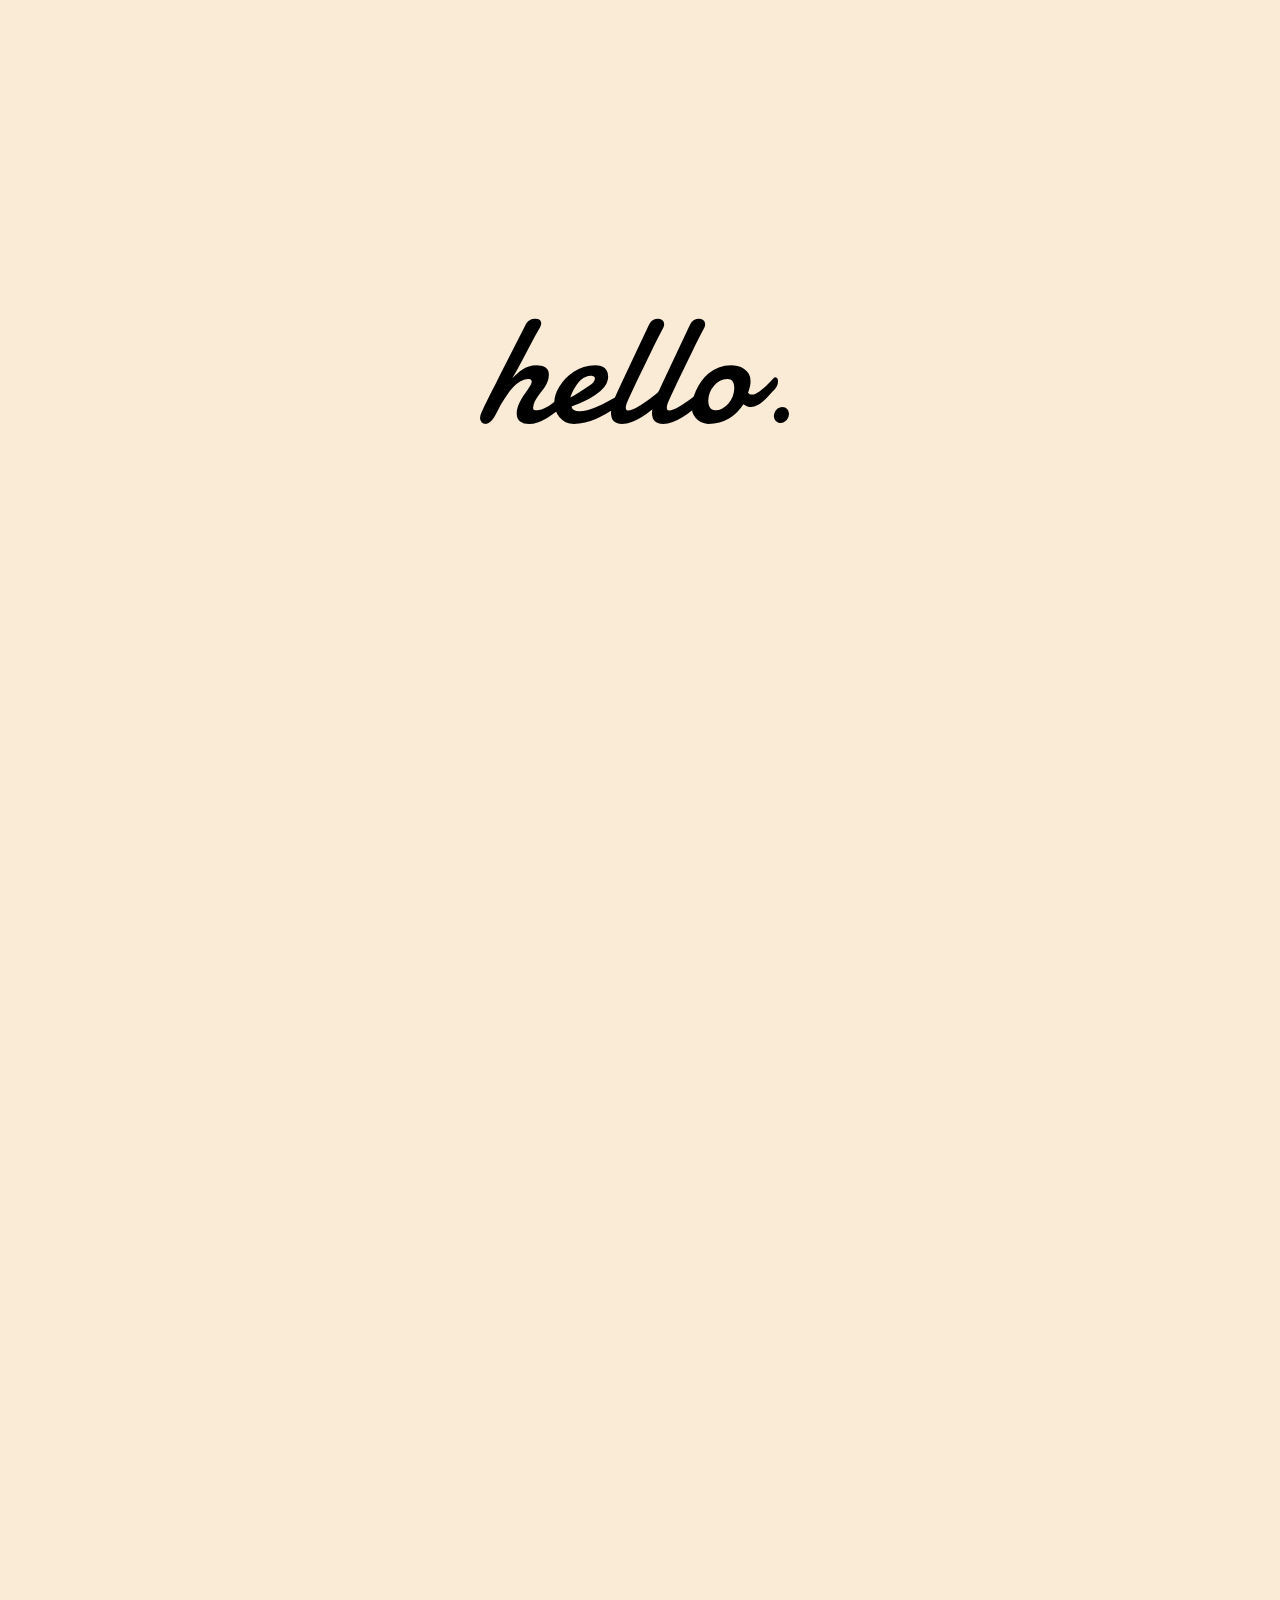
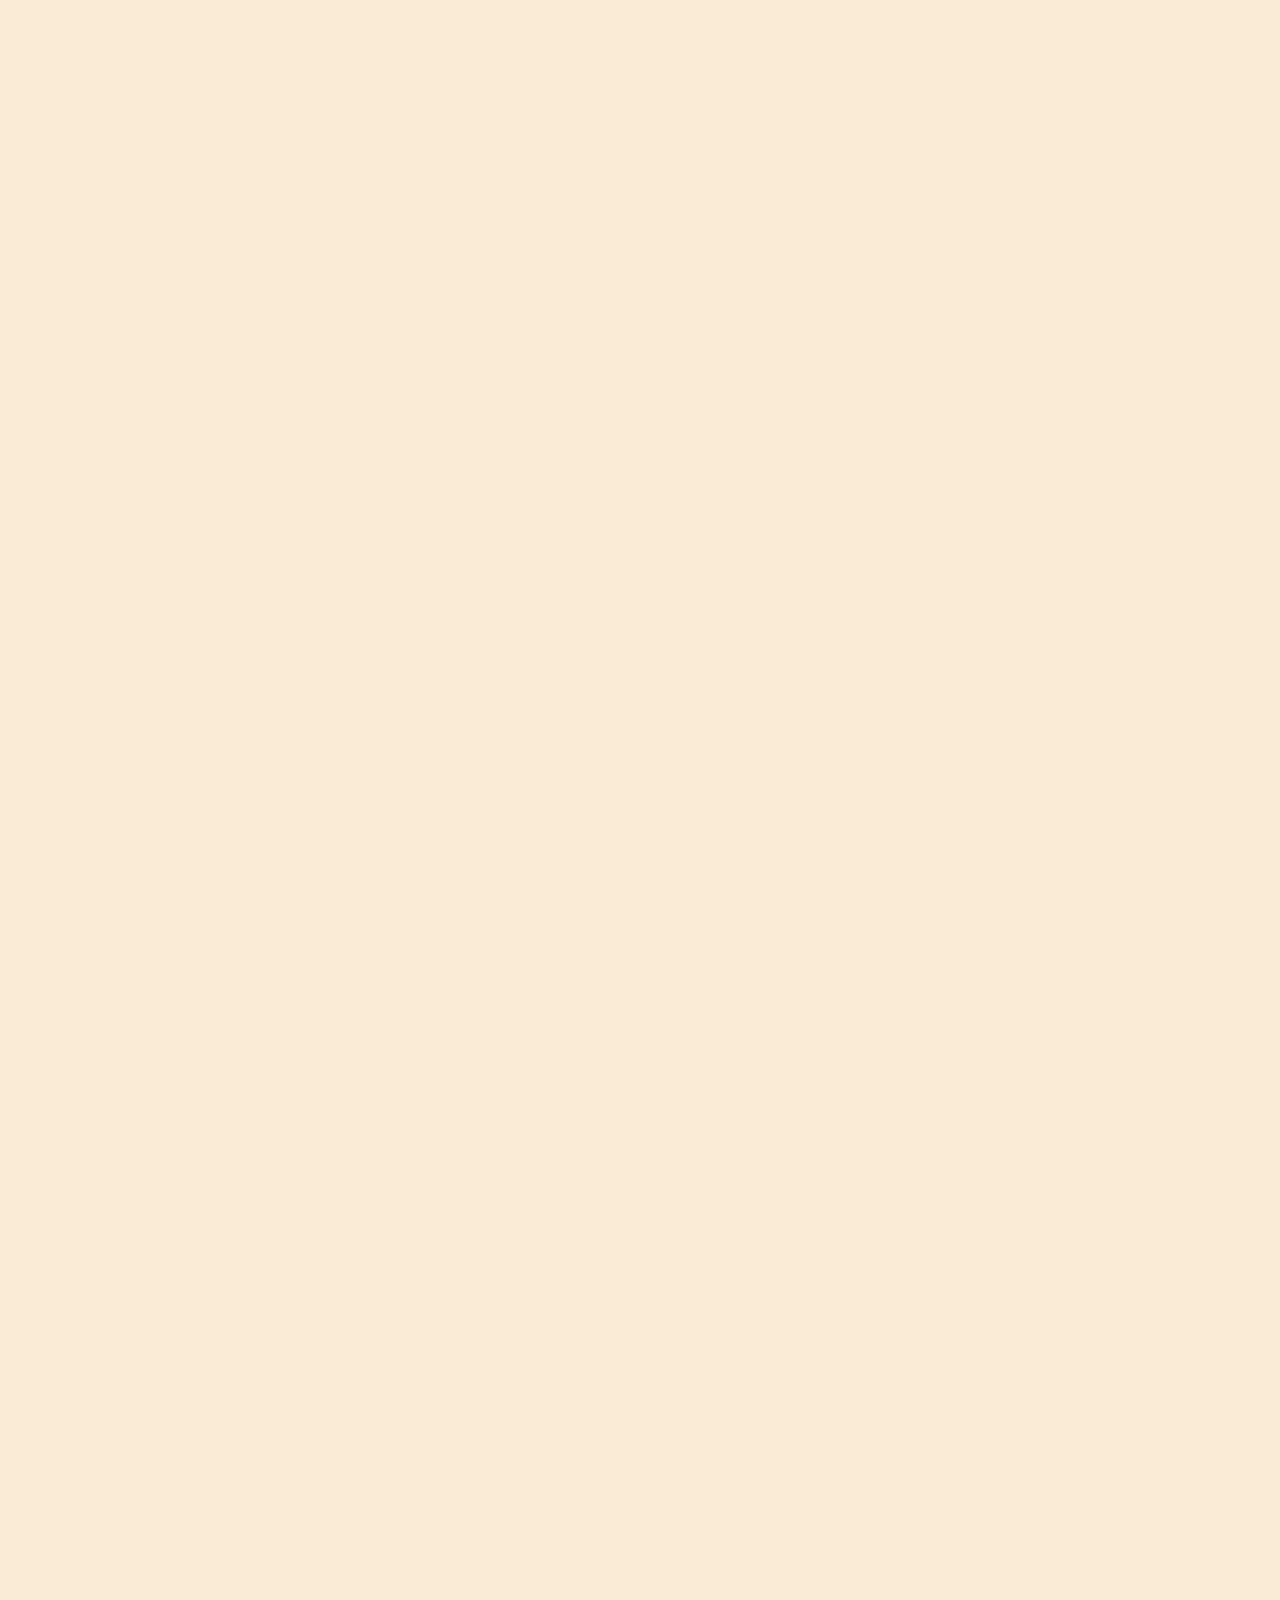
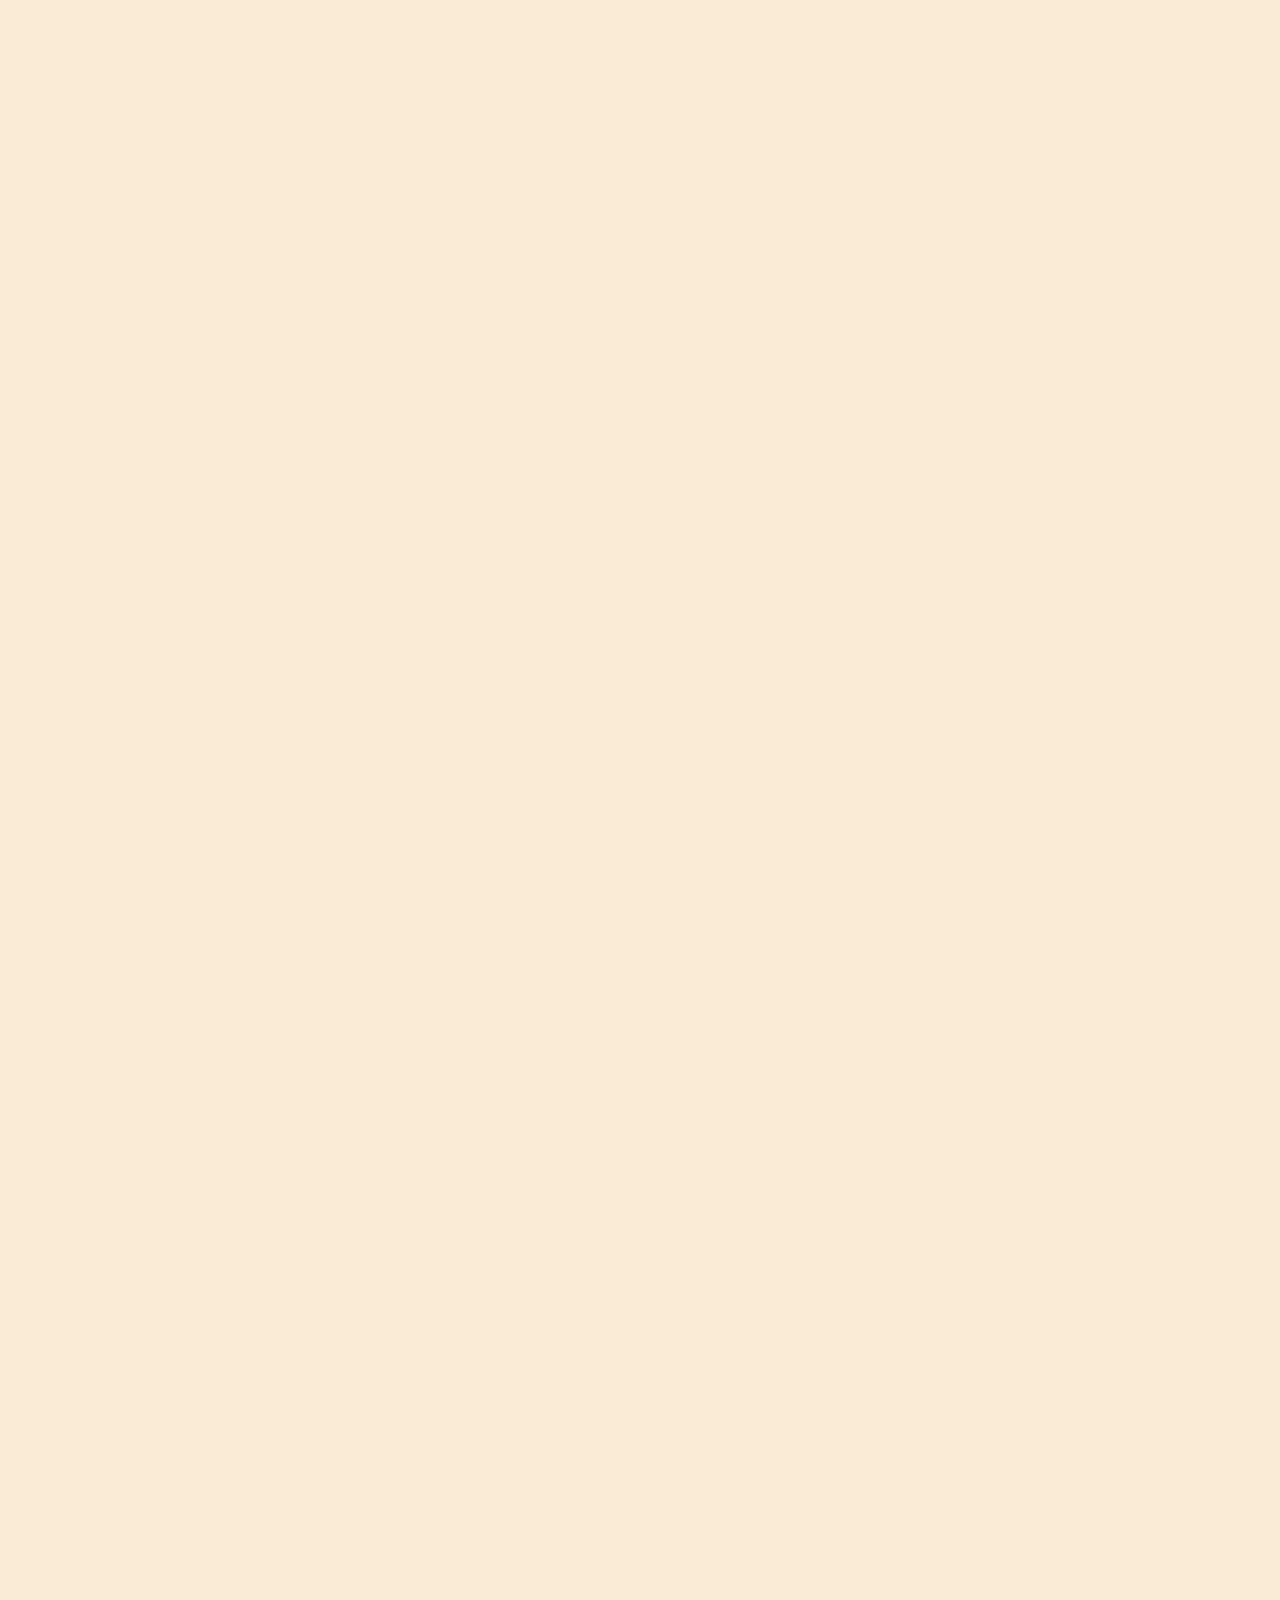
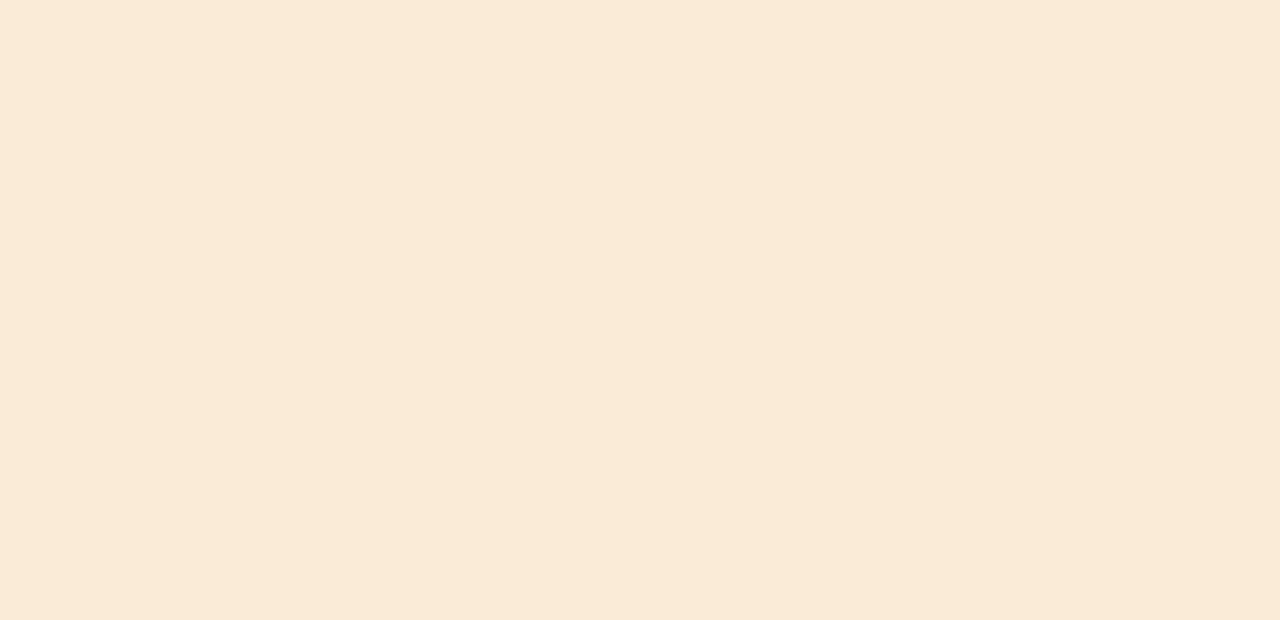
<file: index.html>
<!doctype html><html lang="en"><head><meta charset="utf-8"/><link rel="icon" href="/favicon.ico"/><meta name="viewport" content="width=device-width,initial-scale=1"/><meta name="theme-color" content="#000000"/><meta name="description" content="Madeline is a front-end web developer and designer"/><link rel="apple-touch-icon" href="/logo192.png"/><link rel="manifest" href="/manifest.json"/><title>Madeline</title><link href="/static/css/main.6415e54b.chunk.css" rel="stylesheet"></head><body><noscript>You need to enable JavaScript to run this app.</noscript><div id="root"></div><script>!function(e){function t(t){for(var n,i,a=t[0],c=t[1],l=t[2],s=0,p=[];s<a.length;s++)i=a[s],Object.prototype.hasOwnProperty.call(o,i)&&o[i]&&p.push(o[i][0]),o[i]=0;for(n in c)Object.prototype.hasOwnProperty.call(c,n)&&(e[n]=c[n]);for(f&&f(t);p.length;)p.shift()();return u.push.apply(u,l||[]),r()}function r(){for(var e,t=0;t<u.length;t++){for(var r=u[t],n=!0,a=1;a<r.length;a++){var c=r[a];0!==o[c]&&(n=!1)}n&&(u.splice(t--,1),e=i(i.s=r[0]))}return e}var n={},o={1:0},u=[];function i(t){if(n[t])return n[t].exports;var r=n[t]={i:t,l:!1,exports:{}};return e[t].call(r.exports,r,r.exports,i),r.l=!0,r.exports}i.e=function(e){var t=[],r=o[e];if(0!==r)if(r)t.push(r[2]);else{var n=new Promise((function(t,n){r=o[e]=[t,n]}));t.push(r[2]=n);var u,a=document.createElement("script");a.charset="utf-8",a.timeout=120,i.nc&&a.setAttribute("nonce",i.nc),a.src=function(e){return i.p+"static/js/"+({}[e]||e)+"."+{3:"10ec6195"}[e]+".chunk.js"}(e);var c=new Error;u=function(t){a.onerror=a.onload=null,clearTimeout(l);var r=o[e];if(0!==r){if(r){var n=t&&("load"===t.type?"missing":t.type),u=t&&t.target&&t.target.src;c.message="Loading chunk "+e+" failed.\n("+n+": "+u+")",c.name="ChunkLoadError",c.type=n,c.request=u,r[1](c)}o[e]=void 0}};var l=setTimeout((function(){u({type:"timeout",target:a})}),12e4);a.onerror=a.onload=u,document.head.appendChild(a)}return Promise.all(t)},i.m=e,i.c=n,i.d=function(e,t,r){i.o(e,t)||Object.defineProperty(e,t,{enumerable:!0,get:r})},i.r=function(e){"undefined"!=typeof Symbol&&Symbol.toStringTag&&Object.defineProperty(e,Symbol.toStringTag,{value:"Module"}),Object.defineProperty(e,"__esModule",{value:!0})},i.t=function(e,t){if(1&t&&(e=i(e)),8&t)return e;if(4&t&&"object"==typeof e&&e&&e.__esModule)return e;var r=Object.create(null);if(i.r(r),Object.defineProperty(r,"default",{enumerable:!0,value:e}),2&t&&"string"!=typeof e)for(var n in e)i.d(r,n,function(t){return e[t]}.bind(null,n));return r},i.n=function(e){var t=e&&e.__esModule?function(){return e.default}:function(){return e};return i.d(t,"a",t),t},i.o=function(e,t){return Object.prototype.hasOwnProperty.call(e,t)},i.p="/",i.oe=function(e){throw console.error(e),e};var a=this["webpackJsonpportfolio-website"]=this["webpackJsonpportfolio-website"]||[],c=a.push.bind(a);a.push=t,a=a.slice();for(var l=0;l<a.length;l++)t(a[l]);var f=c;r()}([])</script><script src="/static/js/2.b720dbef.chunk.js"></script><script src="/static/js/main.7d9f27d9.chunk.js"></script></body></html>
</file>
<file: static/css/main.6415e54b.chunk.css>
:root{--beige:#faebd7;--grey:#696969}html{-ms-scroll-chaining:none;overscroll-behavior:contain;overflow:hidden}body,html{-ms-scroll-snap-type:both mandatory;scroll-snap-type:both mandatory}body{margin:0;background-color:#faebd7;background-color:var(--beige);font-family:"Jost",sans-serif;transition-duration:.8s;transition-property:background}#root{background-color:inherit}code{font-family:source-code-pro,Menlo,Monaco,Consolas,"Courier New",monospace}a{font-style:italic;color:inherit;text-decoration:underline}@media screen and (min-width:1920px){:root{font-size:20px}}@media screen and (min-width:2560px){:root{font-size:24px}}@media screen and (min-width:3072px){:root{font-size:28px}}@media screen and (min-width:3840px){:root{font-size:32px;font-size:36px}}@media screen and (min-width:4480px){:root{font-size:40px}}@media screen and (min-width:5120px){:root{font-size:44px}}@media screen and (min-width:6016px){:root{font-size:48px}}@media screen and (min-width:7680px){:root{font-size:52px}}html{-ms-scroll-snap-type:y proximity;scroll-snap-type:y proximity}:root{--big-title-size:clamp(2.5rem,40vw,10rem);--title-size:clamp(1.25rem,10vw,2.5rem);--heading-size:0;--body-size:clamp(1rem,5vw,1.25rem);--body-size-small:clamp(0.8rem,4vw,1rem);--big-link-size:2.5rem;--small-link-size:clamp(1.25rem,10vw,1.875rem);--big-shadow:0 3px 12px 0 rgba(0,0,0,0.7);--y-position:calc(var(--big-link-size)*1.5 + var(--title-size)*1.25);--fade-length:80px;--info-width:min(100%,22.5rem);--info-padding-h:2rem;--info-padding-v:60px;--showcase-padding-h:1.5rem;--showcase-padding-v:60px}@keyframes welcome-hello{0%{transform:translateY(50%)}to{transform:translateY(0)}}@keyframes welcome-signature{0%{opacity:0}to{opacity:1}}@keyframes slide-in{0%{transform:translateY(32px) rotate(-90deg)}to{transform:translateY(0) rotate(-90deg)}}#dynamic-background{position:fixed;width:100vw;height:100vh;top:0;left:0;right:0;bottom:0;z-index:1;padding:0;will-change:background;transition-duration:.8s}.navbar{position:-webkit-sticky;position:sticky;margin-left:min(100%,22.5rem);margin-left:var(--info-width);margin-right:0;padding-right:min(100%,22.5rem);padding-right:var(--info-width);flex:1 1;background-color:inherit;z-index:10000}.fade-in{animation:welcome-signature 2.5s ease-out 2.5s;animation-fill-mode:both;opacity:0}.slide-in{animation:slide-in .8s ease-in-out 3s;animation-fill-mode:both}div.main.not-loaded *{animation-play-state:paused}object{-ms-scroll-chaining:none;overscroll-behavior:none;overflow-y:auto}div.main{position:relative;display:flex;flex-direction:column;flex:1 1;min-height:100vh;-ms-scroll-chaining:chained;overscroll-behavior:auto;text-align:center;z-index:2;background-color:inherit}@media screen and (max-width:640px){div.main>div{padding:0 1.5rem}}.signature{font-family:"Damion"}h1.signature{font-size:clamp(2.5rem,40vw,10rem);font-size:var(--big-title-size);line-height:1;overflow:visible;animation:welcome-signature 1s ease-out 0s,welcome-hello 1s ease-in-out 1s;animation-fill-mode:both}h1.signature:after{content:".";font-size:clamp(1.875rem,30vw,7.5rem)}h2.signature{font-size:clamp(1.25rem,10vw,2.5rem);font-size:var(--title-size);line-height:1.25;overflow:hidden;transition-duration:.8s;display:flex;justify-content:center;position:-webkit-sticky;position:sticky;top:0;white-space:pre;animation-delay:1s}h2.signature>div{transition-duration:.8s;display:inline-flex}p.about{font-weight:300;font-size:clamp(1rem,5vw,1.25rem);font-size:var(--body-size);margin:0 auto;padding:0 .5em}p.about,p.copy{font-family:"Jost";max-width:40rem}p.copy{font-weight:400;font-size:clamp(.8rem,4vw,1rem);font-size:var(--body-size-small)}a.main{flex:1 1}.links{position:-webkit-sticky;position:sticky;top:calc(clamp(1.25rem, 10vw, 2.5rem)*1.25);top:calc(var(--title-size)*1.25);font-size:2.5rem;font-size:var(--big-link-size);line-height:1.5;min-height:3.75rem;min-height:calc(var(--big-link-size)*1.5);height:3.75rem;height:calc(var(--big-link-size)*1.5);display:flex;box-sizing:border-box;flex-wrap:wrap;place-items:center;place-content:center;text-align:center;z-index:9999}@media screen and (max-width:640px){.links{flex-direction:column}}.links:after{opacity:0;background-color:inherit;width:100%;height:1rem;position:absolute;top:100%;left:0;opacity:1}.links.small{font-size:clamp(1.25rem,10vw,1.875rem);font-size:var(--small-link-size);height:3.75rem;height:calc(var(--big-link-size)*1.5)}.links div{width:clamp(10rem,60vw,15rem);transition-duration:.8s}.links.small div{width:clamp(7.5rem,40vw,10rem)}.links a{margin:0 auto;font-weight:300;place-self:center;transition-duration:.8s}.front-page,.front-page>div{min-height:50vh;max-height:50vh}.front-page>div{display:flex;flex-direction:column;flex:1 1;height:50vh}.padding{height:20vh}.page-container{display:grid;grid-template-columns:1fr;background:inherit}.page{overflow:visible;opacity:0;scroll-snap-align:start end;height:100vh;-ms-scroll-chaining:chained;overscroll-behavior:auto;transition-duration:.8s}h1,h2,h3,h4,h5,h6{margin:0;font-weight:400;font-family:"Jost"}.heading,.title{font-family:"Jost";font-weight:500}.title{font-size:clamp(1.25rem,10vw,2.5rem);font-size:var(--title-size)}.heading,.title{margin:.5rem 0}.loading{margin:.5rem;color:var(--grey)}.project{display:flex;justify-content:stretch;align-self:stretch}.project>div{box-sizing:border-box;overscroll-behavior-y:auto}.project-info{top:0;bottom:0;min-width:min(100%,22.5rem);min-width:var(--info-width);width:min(100%,22.5rem);width:var(--info-width);max-height:100vh;min-height:100vh;flex-shrink:0;text-align:left;height:-webkit-fit-content;height:-moz-fit-content;height:fit-content;border-right:1px solid;border-color:var(--grey);padding:60px 2rem;padding:var(--info-padding-v) var(--info-padding-h);padding-top:calc(3.75rem + clamp(1.25rem, 10vw, 2.5rem)*1.25);padding-top:var(--y-position);overflow-y:auto;overscroll-behavior-y:auto;mask-mode:alpha;-webkit-mask-image:linear-gradient(transparent,#000 80px,#000 calc(100% - 80px),transparent),linear-gradient(270deg,transparent 0,transparent 1px,#000 0,#000 20px,transparent 0,transparent);mask-image:linear-gradient(transparent,#000 80px,#000 calc(100% - 80px),transparent),linear-gradient(270deg,transparent 0,transparent 1px,#000 0,#000 20px,transparent 0,transparent);-webkit-mask-image:linear-gradient(transparent,#000 var(--fade-length),#000 calc(100% - var(--fade-length)),transparent),linear-gradient(270deg,transparent 0,transparent 1px,#000 0,#000 20px,transparent 0,transparent);mask-image:linear-gradient(transparent,#000 var(--fade-length),#000 calc(100% - var(--fade-length)),transparent),linear-gradient(270deg,transparent 0,transparent 1px,#000 0,#000 20px,transparent 0,transparent)}#about{position:fixed;top:calc(3.75rem + clamp(1.25rem, 10vw, 2.5rem)*1.25);top:var(--y-position);left:0;right:0;bottom:0;z-index:10;background-color:inherit;width:100vw;transform:translateY(100vh) opacity(0)}#about[data-visible=true]{transform:translateY(0) opacity(1)}.project-showcase{flex:1 1;text-align:left;padding:60px 1.5rem;padding:var(--showcase-padding-v) var(--showcase-padding-h);padding-top:0;margin-top:calc(3.75rem + clamp(1.25rem, 10vw, 2.5rem)*1.25);margin-top:var(--y-position);height:calc(100vh - 3.75rem - clamp(1.25rem, 10vw, 2.5rem)*1.25);height:calc(100vh - var(--y-position));overflow-y:auto;overflow-x:hidden;-ms-scroll-chaining:chained;overscroll-behavior:auto}.project-showcase p{margin-left:0}.project-showcase section{position:relative}.sticky{background:inherit;position:-webkit-sticky;position:sticky}.invisible{pointer-events:none;opacity:0;visibility:hidden}.software-image{display:flex;flex:1 1;max-width:100%;transition-duration:.2s}.software-image:focus-within{position:fixed;z-index:100000000;max-width:96vw;max-height:96vh;top:0;left:0}.mobile-image{max-width:70%;margin:auto}.centre-outer{display:flex;width:min(20vh,20vw);height:min(20vh,20vw);background:red;justify-content:center;align-content:center}.centred{display:flex;width:min(10vh,10vw);height:min(10vh,10vw);background:green;margin:auto}.list-nav{background-color:rgba(0,0,0,.95);-webkit-backdrop-filter:blur(20px);backdrop-filter:blur(20px);position:fixed;top:0;left:0;right:0;bottom:0;height:100vh;display:flex;flex-direction:column;justify-content:center;align-content:center;transition-duration:.4s;z-index:100000000;color:#fff}#nav-top,.list-nav{width:100vw;pointer-events:none}#nav-top{height:10vh;border-bottom:1px solid var(--grey);margin:0 0 auto}#nav-bottom{width:100vw;height:10vh;border-top:1px solid var(--grey);margin:auto 0 0;pointer-events:none}.list-nav ul{display:flex;flex-direction:column;width:100vw;margin:0 auto;list-style:none;padding:0}.list-nav li{transition-duration:.2s;cursor:default}.list-nav li:hover{text-shadow:0 1px 4px hsla(0,0%,100%,.8),0 0 5px hsla(0,0%,100%,.8)}.list-nav a{font-style:normal;font-size:1.25rem;text-decoration:none;cursor:default;transition-duration:.2s}@font-face{font-family:"Damion";font-weight:400;src:url(/static/media/Damion-Regular.2e24147a.ttf)}@font-face{font-family:"Jost";font-weight:100;src:url(/static/media/Jost-VF.a4f728f4.ttf)}@font-face{font-family:"Jost";font-weight:200;src:url(/static/media/Jost-VF.a4f728f4.ttf)}@font-face{font-family:"Jost";font-weight:300;src:url(/static/media/Jost-VF.a4f728f4.ttf)}@font-face{font-family:"Jost";font-weight:400;src:url(/static/media/Jost-VF.a4f728f4.ttf)}@font-face{font-family:"Jost";font-weight:500;src:url(/static/media/Jost-VF.a4f728f4.ttf)}@font-face{font-family:"Jost";font-weight:600;src:url(/static/media/Jost-VF.a4f728f4.ttf)}@font-face{font-family:"Jost";font-weight:700;src:url(/static/media/Jost-VF.a4f728f4.ttf)}@font-face{font-family:"Jost";font-weight:800;src:url(/static/media/Jost-VF.a4f728f4.ttf)}@font-face{font-family:"Jost";font-weight:900;src:url(/static/media/Jost-VF.a4f728f4.ttf)}
/*# sourceMappingURL=main.6415e54b.chunk.css.map */
</file>
